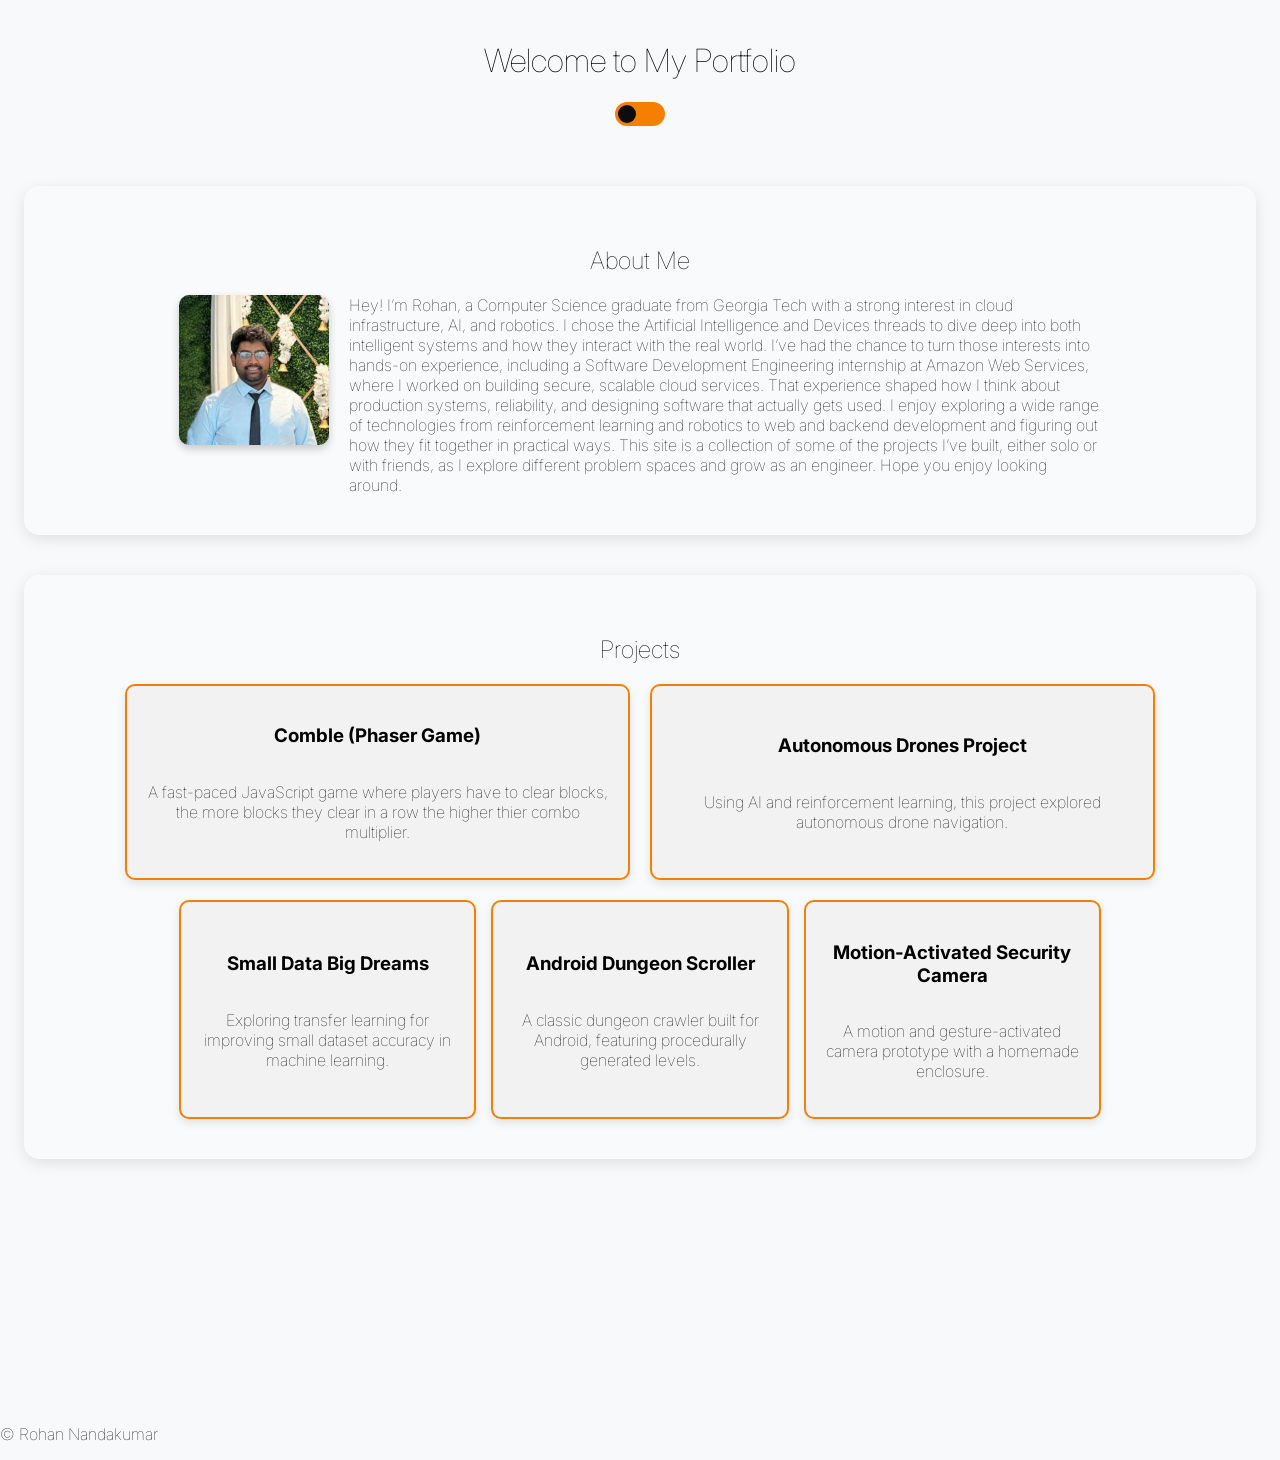
<file: index.html>
<!DOCTYPE html>
<html lang="en">
<head>
    <meta charset="UTF-8">
    <meta name="viewport" content="width=device-width, initial-scale=1.0">
    <title>Portfolio</title>
    <link rel="stylesheet" href="styles.css">
    <script defer src="script.js"></script>
    <link href="https://fonts.googleapis.com/css2?family=Inter:wght@300;400;700&family=Fira+Code:wght@400;600&family=IBM+Plex+Sans:wght@400;700&display=swap" rel="stylesheet">
</head>
<body>
    <header>
        <h1>Welcome to My Portfolio</h1>
        <label class="theme-switch">
            <input type="checkbox" id="theme-toggle">
            <span class="slider"></span>
        </label>
    </header>
    
    <section id="about">
        <h2>About Me</h2>
        <div class="about-container">
            <img src="./rohan.png" alt="Rohan Nandakumar" class="about-photo">
            <p>
                Hey! I’m Rohan, a Computer Science graduate from Georgia Tech with a strong interest in cloud infrastructure, AI, and robotics. 
                I chose the Artificial Intelligence and Devices threads to dive deep into both intelligent systems and how they interact with the real world.

                I’ve had the chance to turn those interests into hands-on experience, including a Software Development Engineering internship at Amazon Web Services, where I worked on building secure, scalable cloud services. 
                That experience shaped how I think about production systems, reliability, and designing software that actually gets used.

                I enjoy exploring a wide range of technologies from reinforcement learning and robotics to web and backend development and figuring out how they fit together in practical ways.

                This site is a collection of some of the projects I’ve built, either solo or with friends, as I explore different problem spaces and grow as an engineer. 
                Hope you enjoy looking around.

            </p>
        </div>
    </section>
    
    <section id="projects">
        <h2>Projects</h2>
        <div class="projects-container">
            <div class="main-projects">
                <div class="project-card" data-project="comble">
                    <h3>Comble (Phaser Game)</h3>
                    <p>A fast-paced JavaScript game where players have to clear blocks, the more blocks they clear in a row the higher thier combo multiplier.</p>
                </div>
                <div class="project-card" data-project="autonomous-drones">
                    <h3>Autonomous Drones Project</h3>
                    <p>Using AI and reinforcement learning, this project explored autonomous drone navigation.</p>
                </div>
            </div>
            <div class="other-projects">
                <div class="project-card" data-project="small-data">
                    <h3>Small Data Big Dreams</h3>
                    <p>Exploring transfer learning for improving small dataset accuracy in machine learning.</p>
                </div>
                <div class="project-card" data-project="android-dungeon">
                    <h3>Android Dungeon Scroller</h3>
                    <p>A classic dungeon crawler built for Android, featuring procedurally generated levels.</p>
                </div>
                <div class="project-card" data-project="security-camera">
                    <h3>Motion-Activated Security Camera</h3>
                    <p>A motion and gesture-activated camera prototype with a homemade enclosure.</p>
                </div>
            </div>
        </div>
    </section>
    
    <section id="future-projects">
        <h2>Future Projects</h2>
        <p>Vidhya: An app to help tutors and educators manage their students fees and schedules</p>
    </section>
    
    <footer>
        <p>&copy; Rohan Nandakumar</p>
    </footer>
</body>
</html>
</file>
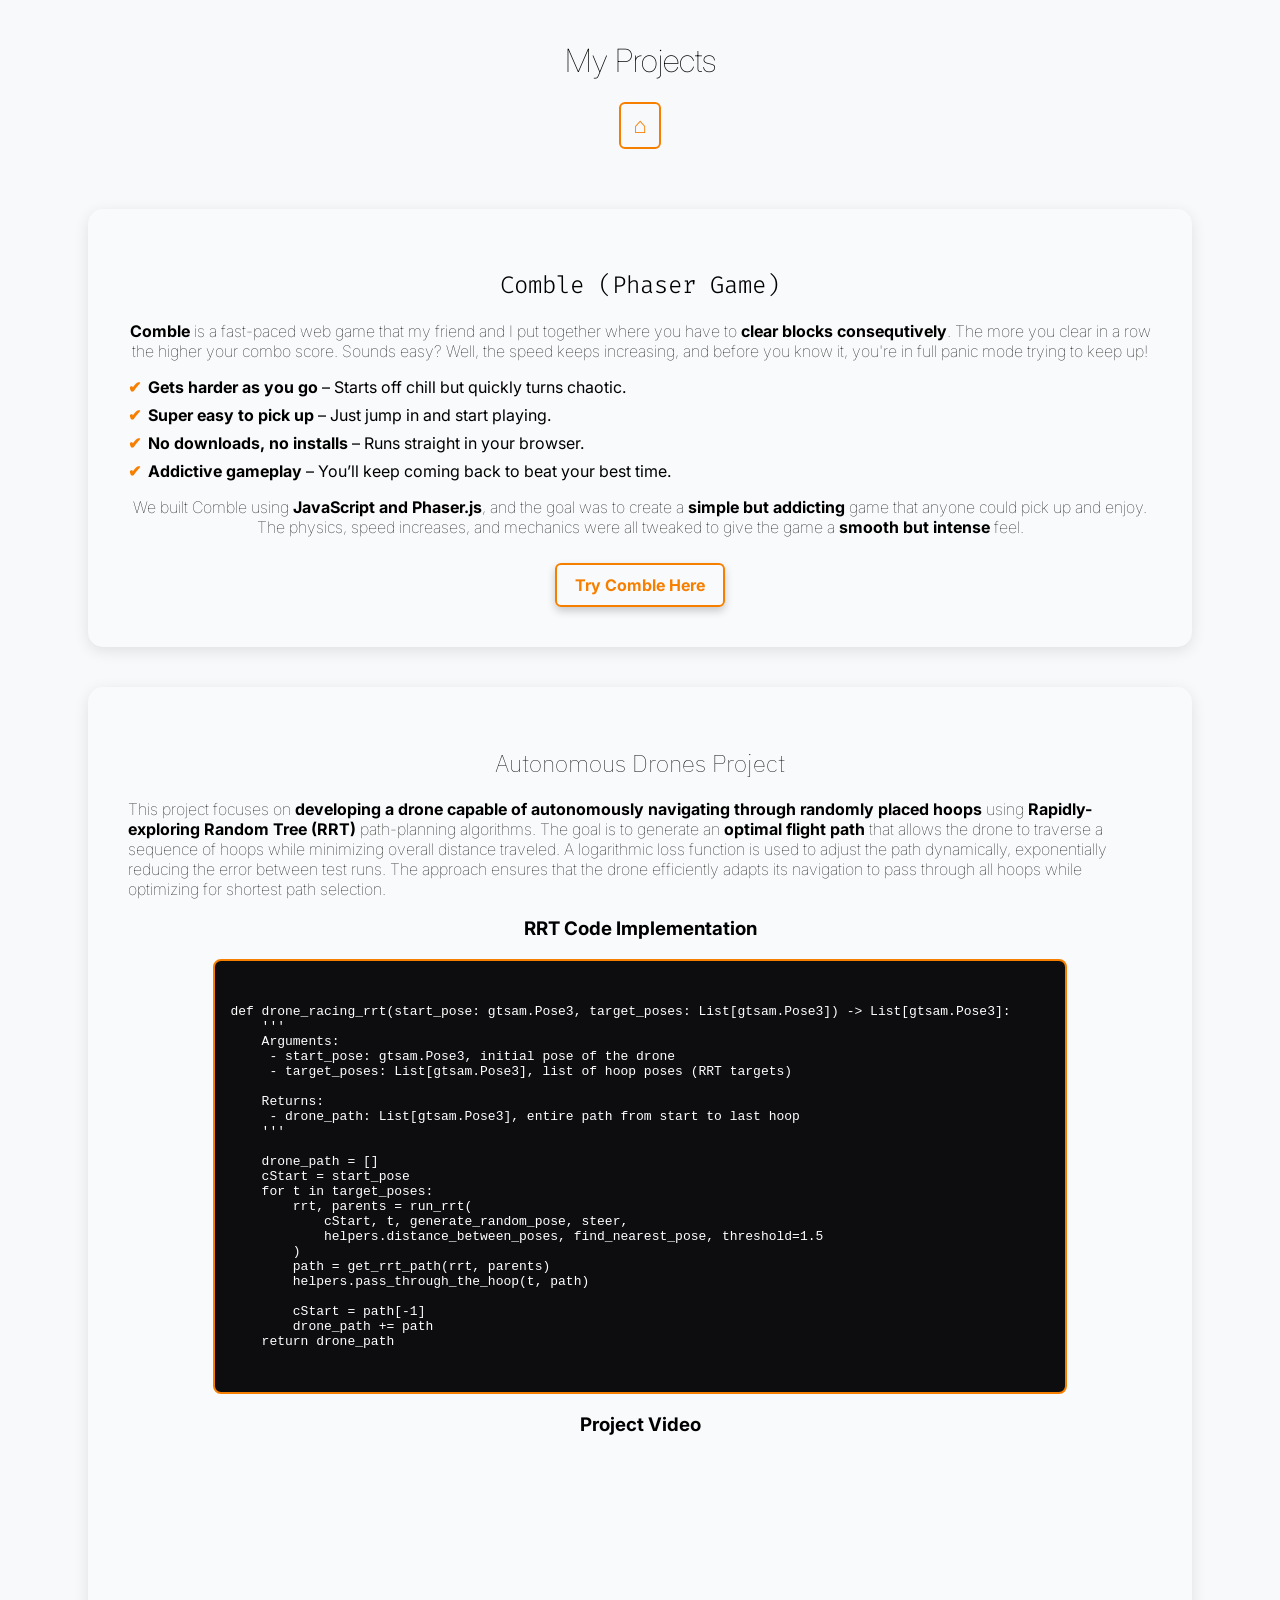
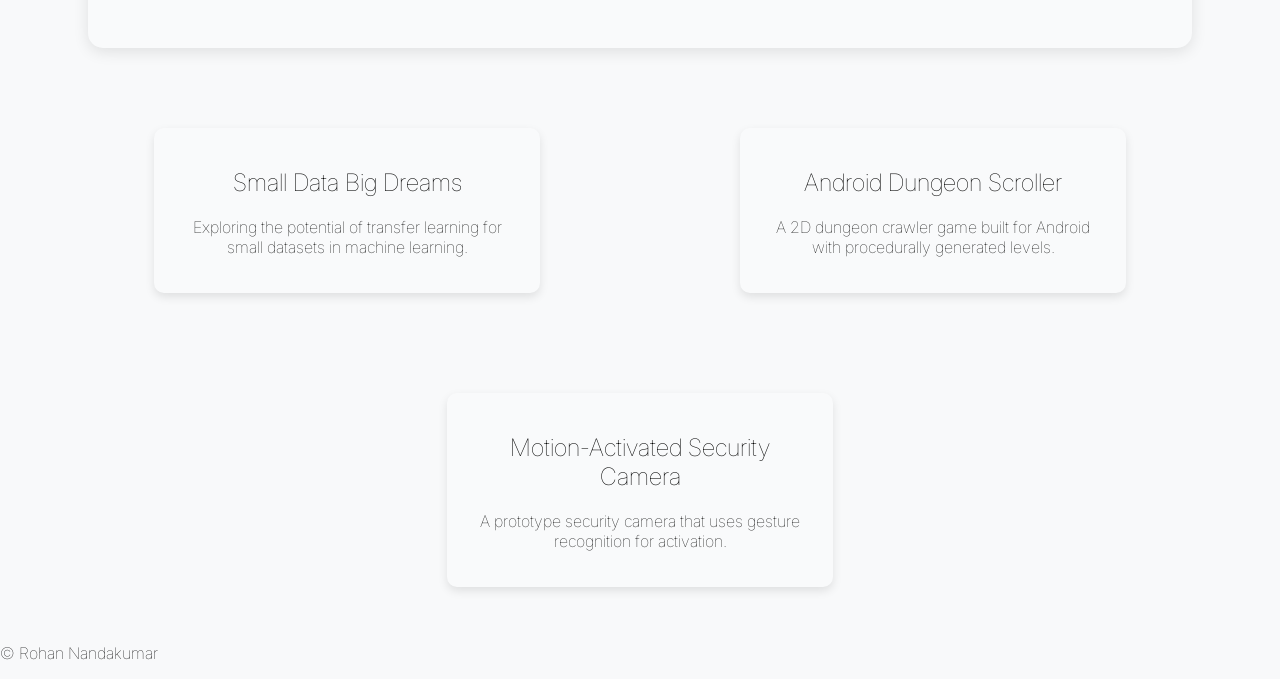
<file: projects.html>
<!DOCTYPE html>
<html lang="en">
<head>
    <meta charset="UTF-8">
    <meta name="viewport" content="width=device-width, initial-scale=1.0">
    <title>Projects</title>
    <link rel="stylesheet" href="styles.css">
    <script defer src="script.js"></script>
    <link href="https://fonts.googleapis.com/css2?family=Inter:wght@300;400;700&family=Fira+Code:wght@400;600&family=IBM+Plex+Sans:wght@400;700&display=swap" rel="stylesheet">
</head>
<body>
    <header>
        <h1>My Projects</h1>
        <a href="index.html" class="home-icon">⌂</a>
    </header>

    <!-- Large Project Sections -->
    <section id="comble" class="large-project">
        <h2>Comble (Phaser Game)</h2>
        <p><strong>Comble</strong> is a fast-paced web game that my friend and I put together where you have to <strong>clear blocks consequtively</strong>. The more you clear in a row the higher your combo score.
        Sounds easy? Well, the speed keeps increasing, and before you know it, you're in full panic mode trying to keep up!</p>
        <ul class="comble-features">
            <li><strong>Gets harder as you go</strong> – Starts off chill but quickly turns chaotic.</li>
            <li><strong>Super easy to pick up</strong> – Just jump in and start playing.</li>
            <li><strong>No downloads, no installs</strong> – Runs straight in your browser.</li>
            <li><strong>Addictive gameplay</strong> – You’ll keep coming back to beat your best time.</li>
        </ul>
        <p>We built Comble using <strong>JavaScript and Phaser.js</strong>, and the goal was to create a <strong>simple but addicting</strong> game that anyone could pick up and enjoy. 
        The physics, speed increases, and mechanics were all tweaked to give the game a <strong>smooth but intense</strong> feel.</p>
        <div class="center-content">
            <a href="https://comble.kozunolabs.com/" class="play-comble-btn" target="_blank" rel="noopener noreferrer">Try Comble Here</a>
        </div>
    </section>

    <section id="autonomous-drones" class="large-project">
        <h2>Autonomous Drones Project</h2>
        <p class="comble-features">
            This project focuses on <strong>developing a drone capable of autonomously navigating through randomly placed hoops</strong> 
            using <strong>Rapidly-exploring Random Tree (RRT)</strong> path-planning algorithms. The goal is to generate an <strong>optimal flight path</strong> 
            that allows the drone to traverse a sequence of hoops while minimizing overall distance traveled. A logarithmic loss function 
            is used to adjust the path dynamically, exponentially reducing the error between test runs. The approach ensures that 
            the drone efficiently adapts its navigation to pass through all hoops while optimizing for shortest path selection.
        </p>

        <h3>RRT Code Implementation</h3>
        <div class="code-box">
            <pre><code class="code-left">
def drone_racing_rrt(start_pose: gtsam.Pose3, target_poses: List[gtsam.Pose3]) -> List[gtsam.Pose3]:
    '''
    Arguments:
     - start_pose: gtsam.Pose3, initial pose of the drone
     - target_poses: List[gtsam.Pose3], list of hoop poses (RRT targets)

    Returns:
     - drone_path: List[gtsam.Pose3], entire path from start to last hoop
    '''

    drone_path = []
    cStart = start_pose
    for t in target_poses:
        rrt, parents = run_rrt(
            cStart, t, generate_random_pose, steer, 
            helpers.distance_between_poses, find_nearest_pose, threshold=1.5
        )
        path = get_rrt_path(rrt, parents)
        helpers.pass_through_the_hoop(t, path)

        cStart = path[-1]
        drone_path += path
    return drone_path
            </code></pre>
        </div>

        <h3>Project Video</h3>
        <video autoplay loop muted playsinline class="left-align">
            <source src="./Dronepath.mp4" type="video/mp4">
            Your browser does not support the video tag.
        </video>
    </section>

    <!-- Smaller Project Sections -->
    <div class="small-projects-container">
        <section id="small-data" class="small-project">
            <h2>Small Data Big Dreams</h2>
            <p>Exploring the potential of transfer learning for small datasets in machine learning.</p>
        </section>

        <section id="android-dungeon" class="small-project">
            <h2>Android Dungeon Scroller</h2>
            <p>A 2D dungeon crawler game built for Android with procedurally generated levels.</p>
        </section>

        <section id="security-camera" class="small-project">
            <h2>Motion-Activated Security Camera</h2>
            <p>A prototype security camera that uses gesture recognition for activation.</p>
        </section>
    </div>

    <footer>
        <p>&copy; Rohan Nandakumar</p>
    </footer>
</body>
</html>
</file>
<file: styles.css>
/* General Styling */
body {
    font-family: 'Inter', sans-serif;
    margin: 0;
    padding: 0;
    background-color: var(--bg-color);
    color: var(--text-color);
    transition: background-color 0.3s, color 0.3s;
}

/* Load Inter Thin for Home Page */
h1, h2, p {
    font-family: 'Inter', sans-serif;
    font-weight: 100; /* Inter Thin */
}

/* Theme Variables */
:root {
    --bg-color: #F8F9FA;
    --text-color: #000000;
    --accent-color: #F77F00; /* Goku’s Gi Orange for Light Mode */
    --opposite-bg: #0D0D10; /* Dark Mode color for light mode toggle */
}

.dark-mode {
    --bg-color: #0D0D10;
    --text-color: #ffffff;
    --accent-color: #FF66CC; /* Pink Accent for Dark Mode */
    --opposite-bg: #F8F9FA; /* Light Mode color for dark mode toggle */
}

/* Header */
header {
    text-align: center;
    padding: 20px;
    background-color: var(--bg-color);
    color: var(--text-color);
}

/* Theme Toggle Switch */
.theme-switch {
    position: relative;
    display: inline-block;
    width: 50px;
    height: 24px;
}

.theme-switch input {
    opacity: 0;
    width: 0;
    height: 0;
}

.slider {
    position: absolute;
    cursor: pointer;
    top: 0;
    left: 0;
    right: 0;
    bottom: 0;
    background-color: var(--accent-color);
    transition: 0.4s;
    border-radius: 24px;
}

.slider:before {
    position: absolute;
    content: "";
    height: 18px;
    width: 18px;
    left: 3px;
    bottom: 3px;
    background-color: var(--opposite-bg);
    transition: 0.4s;
    border-radius: 50%;
}

input:checked + .slider {
    background-color: var(--accent-color);
}

input:checked + .slider:before {
    transform: translateX(26px);
}

/* Sections as Cards */
section {
    padding: 40px;
    text-align: center;
    margin: 40px auto;
    max-width: 90%;
    border-radius: 15px;
    background: rgba(255, 255, 255, 0.1);
    box-shadow: 0px 4px 15px rgba(0, 0, 0, 0.1);
    transition: transform 0.3s ease-in-out, opacity 0.3s ease-in-out;
}

.dark-mode section {
    background: rgba(255, 255, 255, 0.05);
    box-shadow: 0px 4px 15px rgba(255, 255, 255, 0.1);
}

/* About Me Section */
.about-container {
    display: flex;
    align-items: flex-start;
    max-width: 80%;
    margin: 0 auto;
    gap: 20px;
}

/* About Me Photo */
.about-photo {
    width: 150px; /* Adjust as needed */
    height: auto;
    border-radius: 10px;
    box-shadow: 0px 4px 8px rgba(0, 0, 0, 0.2);
}

/* About Me Text */
.about-container p {
    text-align: left;
    margin: 0; /* Ensures text starts at the same left margin as the image */
    max-width: 1200px; /* Adjust width as needed */
}

/* Projects Section */
.projects-container {
    display: flex;
    flex-direction: column;
    gap: 20px;
    align-items: center;
}

.main-projects {
    display: flex;
    gap: 20px;
    justify-content: center;
    width: 100%;
}

.other-projects {
    display: flex;
    gap: 15px;
    justify-content: center;
    width: 80%;
}

/* Project Cards - Clickable */
.project-card {
    padding: 20px;
    border-radius: 10px;
    background: #F2F2F2; /* Light silver background */
    color: var(--text-color);
    width: 40%;
    text-align: center;
    box-shadow: 0px 4px 10px rgba(0, 0, 0, 0.1);
    border: 2px solid var(--accent-color); /* Thin accent-colored outline */
    transition: transform 0.3s ease, box-shadow 0.3s ease, border 0.3s ease;
    cursor: pointer; /* Make the card clickable */
    text-decoration: none; /* Remove underline */
    display: flex;
    flex-direction: column;
    align-items: center;
    justify-content: center;
}

/* Dark Mode - Black Cards with White Text */
.dark-mode .project-card {
    background: #000000; /* Black background */
    color: #ffffff; /* White text */
    border: 2px solid var(--accent-color); /* Thin pink accent outline */
}

/* Hover Effects - "Shine" Outline Animation */
.project-card:hover {
    transform: translateY(-8px);
    box-shadow: 0px 4px 15px rgba(0, 0, 0, 0.3);
    animation: shine 0.2s ease-out;
}

/* Keyframes for Quick "Shine" Effect */
@keyframes shine {
    0% {
        border-color: var(--accent-color);
        box-shadow: 0px 0px 8px rgba(0, 0, 0, 0.1);
    }
    50% {
        border-color: #ffffff;
        box-shadow: 0px 0px 12px rgba(255, 255, 255, 0.5);
    }
    100% {
        border-color: var(--accent-color);
        box-shadow: 0px 0px 8px rgba(0, 0, 0, 0.1);
    }
}

/* Projects Page Styles */
.large-project {
    width: 80%;
    margin: 40px auto;
    padding: 40px;
    background: rgba(255, 255, 255, 0.1);
    border-radius: 15px;
    text-align: center;
    box-shadow: 0px 4px 15px rgba(0, 0, 0, 0.1);
}

/* Special Fonts for Projects */
#comble h2 {
    font-family: 'Fira Code', monospace;
}

#autonomous-drones h2 {
    font-family: 'IBM Plex Sans', sans-serif;
}

/* Small Project Layout */
.small-projects-container {
    display: flex;
    justify-content: center;
    gap: 20px;
    flex-wrap: wrap;
    max-width: 90%;
    margin: 0 auto;
}

.small-project {
    width: 30%;
    padding: 20px;
    background: rgba(255, 255, 255, 0.1);
    border-radius: 10px;
    text-align: center;
    box-shadow: 0px 4px 10px rgba(0, 0, 0, 0.1);
}

/* Dark Mode Adjustments */
.dark-mode .large-project, .dark-mode .small-project {
    background: rgba(255, 255, 255, 0.05);
    box-shadow: 0px 4px 15px rgba(255, 255, 255, 0.1);
}

/* Home Icon Styling */
.home-icon {
    display: inline-flex;
    align-items: center; /* Vertically centers the icon */
    justify-content: center;
    font-size: 22px; /* Adjusted size */
    text-decoration: none;
    color: var(--accent-color); /* Match accent color */
    padding: 8px 12px; /* Slightly increased padding for better balance */
    border: 2px solid var(--accent-color);
    border-radius: 6px;
    transition: background 0.3s ease, color 0.3s ease, transform 0.2s ease;
}

/* Hover Effect */
.home-icon:hover {
    background: var(--accent-color);
    color: var(--bg-color);
    transform: scale(1.08);
}

/* Comble Feature List */
.comble-features {
    text-align: left;
    list-style-type: none;
    padding: 0;
    margin: 10px 0;
}

.comble-features li {
    margin-bottom: 8px;
    padding-left: 20px;
    position: relative;
}

/* Adds a checkmark before each list item */
.comble-features li::before {
    content: "✔";
    position: absolute;
    left: 0;
    color: var(--accent-color);
    font-weight: bold;
}

/* Play Comble Button */
.play-comble-btn {
    display: inline-block;
    margin-top: 10px;
    padding: 10px 18px;
    font-size: 16px;
    font-weight: bold;
    background-color: transparent;
    border: 2px solid var(--accent-color);
    color: var(--accent-color);
    text-decoration: none;
    border-radius: 6px;
    box-shadow: 0px 4px 8px rgba(0, 0, 0, 0.2);
    transition: all 0.3s ease;
    text-align: center;
}

/* Hover Effect */
.play-comble-btn:hover {
    background: var(--accent-color);
    color: var(--bg-color);
    box-shadow: 0px 6px 12px rgba(0, 0, 0, 0.3);
    transform: scale(1.05);
}

/* Left-aligned text */
.left-align {
    text-align: left;
    max-width: 80%;
    margin: 0 auto;
}

/* Code Box Styling */
.code-box {
    background: #0D0D10;
    color: #ffffff;
    border: 2px solid var(--accent-color);
    padding: 15px;
    border-radius: 8px;
    overflow-x: auto;
    font-family: 'Fira Code', monospace;
    max-width: 80%;
    margin: 10px auto;
    text-align: left;
}

/* Ensure Code is Left-Aligned */
.code-left {
    text-align: left;
    display: block;
    white-space: pre;
}
</file>
